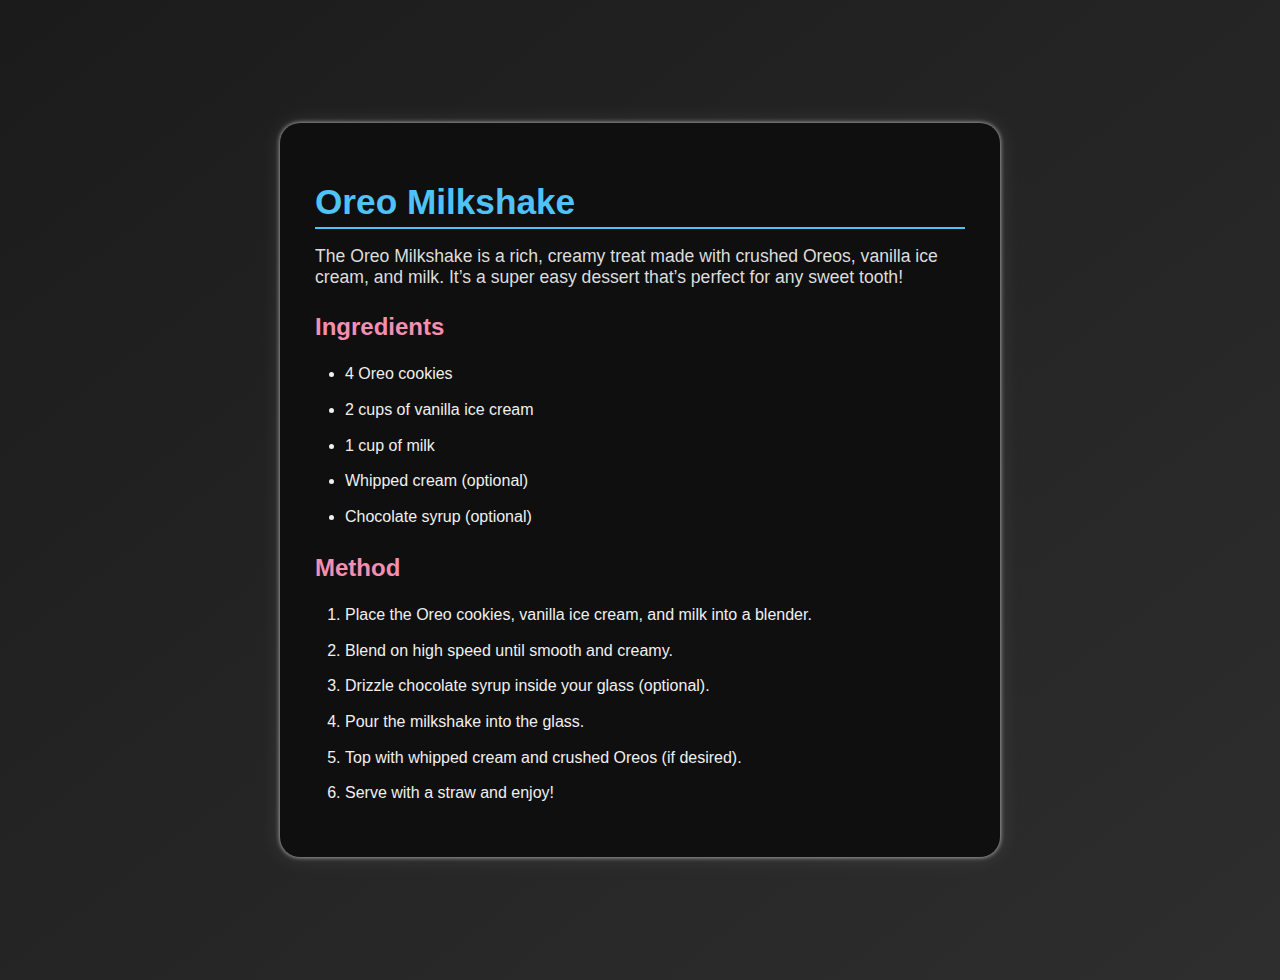
<file: Chapter-1-Introduction to HTML and CSS/Exercises/Recipe page.html>
<!DOCTYPE html>
<html lang="en">
<head>
  <meta charset="UTF-8" />
  <meta name="viewport" content="width=device-width, initial-scale=1.0" />
  <title>Oreo Milkshake Recipe</title>
  <link rel="stylesheet" href="Recipe page.css" />
</head>
<body>

  <div class="recipe-card">
    <!-- Heading starts from here -->
    <h1>Oreo Milkshake</h1>

    <!-- in paragraph writting the description -->
    <p class="description">
      The Oreo Milkshake is a rich, creamy treat made with crushed Oreos, vanilla ice cream, and milk. It’s a super easy dessert that’s perfect for any sweet tooth!
    </p>

    <!-- Now for the ingredients section without list -->
    <h2>Ingredients</h2>
    <ul>
      <li>4 Oreo cookies</li>
      <li>2 cups of vanilla ice cream</li>
      <li>1 cup of milk</li>
      <li>Whipped cream (optional)</li>
      <li>Chocolate syrup (optional)</li>
    </ul>

    <!-- now for the method part in list -->
    <h2>Method</h2>
    <ol>
      <li>Place the Oreo cookies, vanilla ice cream, and milk into a blender.</li>
      <li>Blend on high speed until smooth and creamy.</li>
      <li>Drizzle chocolate syrup inside your glass (optional).</li>
      <li>Pour the milkshake into the glass.</li>
      <li>Top with whipped cream and crushed Oreos (if desired).</li>
      <li>Serve with a straw and enjoy!</li>
    </ol>
  </div>

</body>
</html>
</file>
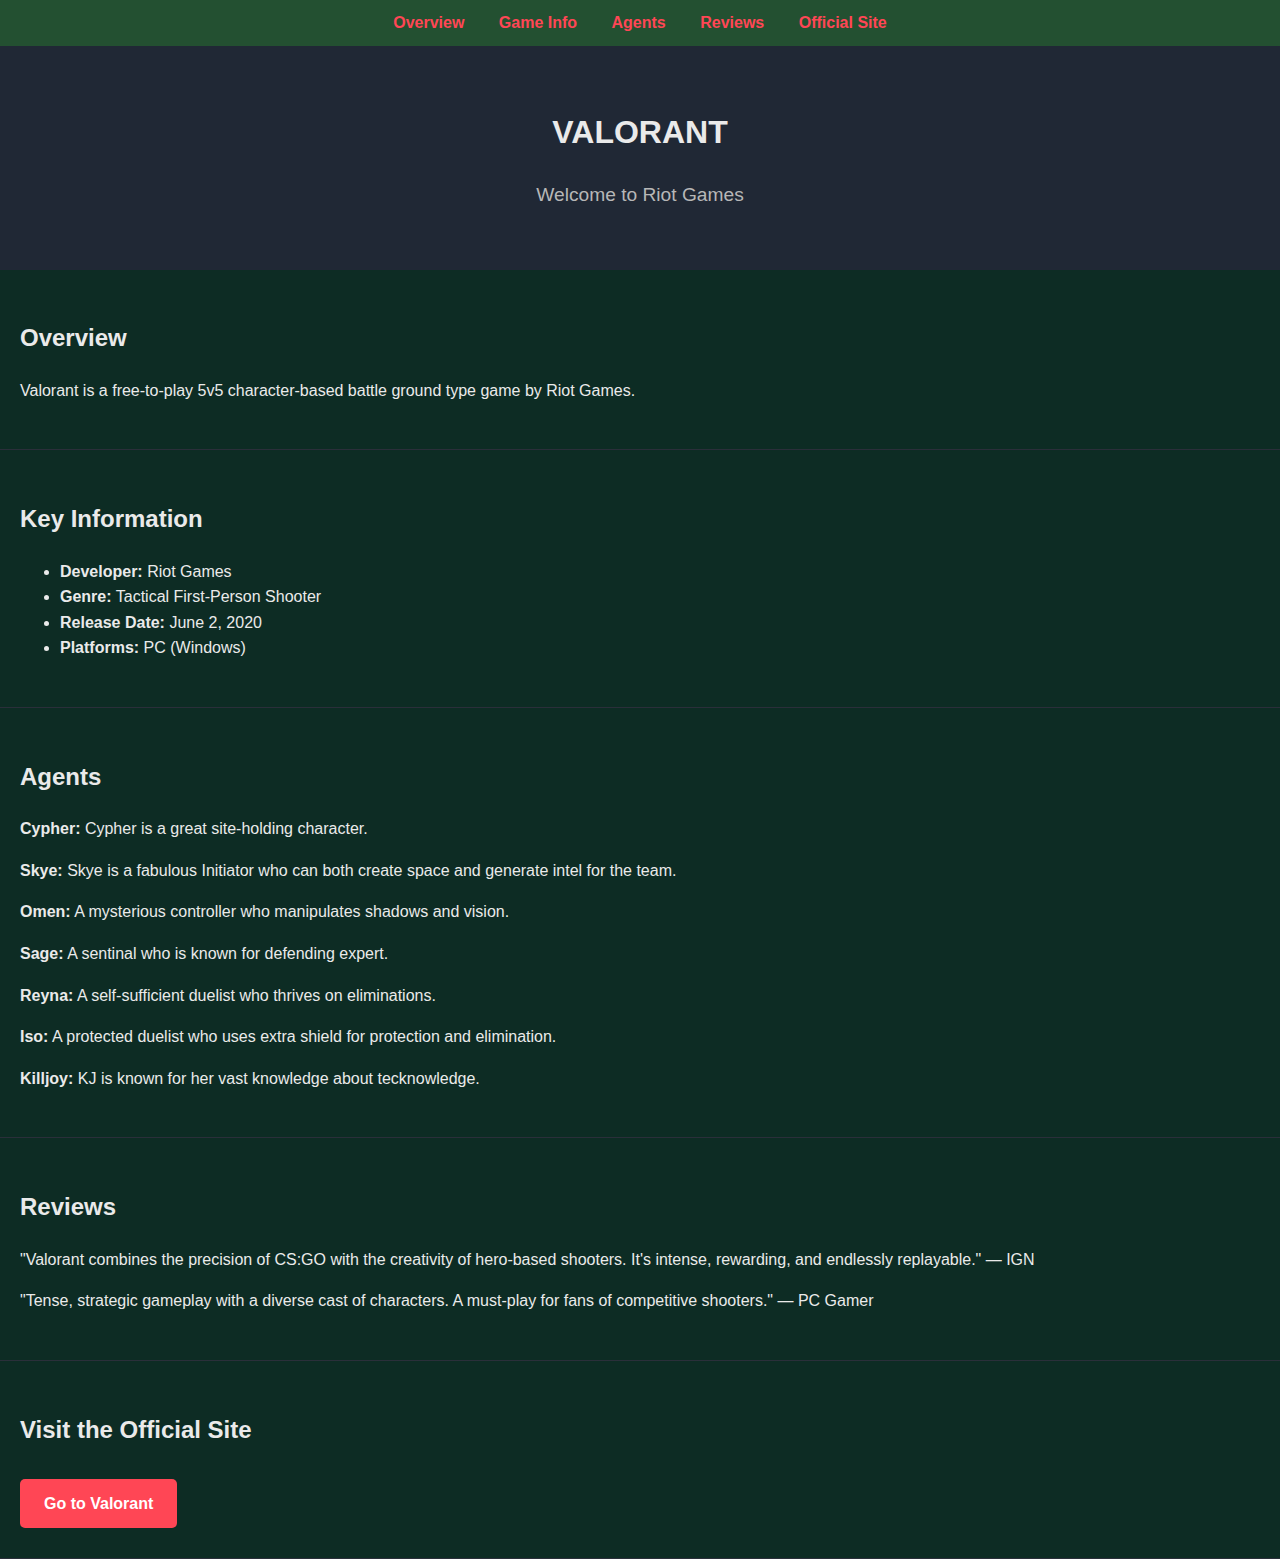
<file: Chapter-2-Links and navigation/One-page website/One-page website.html>
<!DOCTYPE html>
<html lang="en">
<head>
  <meta charset="UTF-8" />
  <meta name="viewport" content="width=device-width, initial-scale=1.0"/>
  <title>Valorant Fan Page</title>
  <link rel="stylesheet" href="One-page website.css" />
</head>
<body>

  <nav class="navbar">
    <ul>
      <li><a href="#overview">Overview</a></li>
      <li><a href="#info">Game Info</a></li>
      <li><a href="#agents">Agents</a></li>
      <li><a href="#reviews">Reviews</a></li>
      <li><a href="#official">Official Site</a></li>
    </ul>
  </nav>

  <header>
    <h1>VALORANT</h1>
    <p class="tagline">Welcome to Riot Games</p>
  </header>

  <section id="overview">
    <h2>Overview</h2>
    <p>
      Valorant is a free-to-play 5v5 character-based battle ground type game by Riot Games.
    </p>
  </section>

  <section id="info">
    <h2>Key Information</h2>
    <ul>
      <li><strong>Developer:</strong> Riot Games</li>
      <li><strong>Genre:</strong> Tactical First-Person Shooter</li>
      <li><strong>Release Date:</strong> June 2, 2020</li>
      <li><strong>Platforms:</strong> PC (Windows)</li>
    </ul>
  </section>

  <section id="agents">
    <h2>Agents</h2>
    <p><strong>Cypher:</strong>  Cypher is a great site-holding character.</p>
    <p><strong>Skye:</strong> Skye is a fabulous Initiator who can both create space and generate intel for the team.</p>
    <p><strong>Omen:</strong> A mysterious controller who manipulates shadows and vision.</p>
    <p><strong>Sage:</strong> A sentinal who is known for defending expert.</p>
    <p><strong>Reyna:</strong> A self-sufficient duelist who thrives on eliminations.</p>
    <p><strong>Iso:</strong> A protected duelist who uses extra shield for protection and elimination.</p>
    <p><strong>Killjoy:</strong> KJ is known for her vast knowledge about tecknowledge.</p>
  </section>

  <section id="reviews">
    <h2>Reviews</h2>
    <p>"Valorant combines the precision of CS:GO with the creativity of hero-based shooters. It's intense, rewarding, and endlessly replayable." — IGN</p>
    <p>"Tense, strategic gameplay with a diverse cast of characters. A must-play for fans of competitive shooters." — PC Gamer</p>
  </section>

  <section id="official">
    <h2>Visit the Official Site</h2>
    <a class="button-link" href="https://playvalorant.com/" target="_blank">Go to Valorant</a>
  </section>

</body>
</html>
</file>
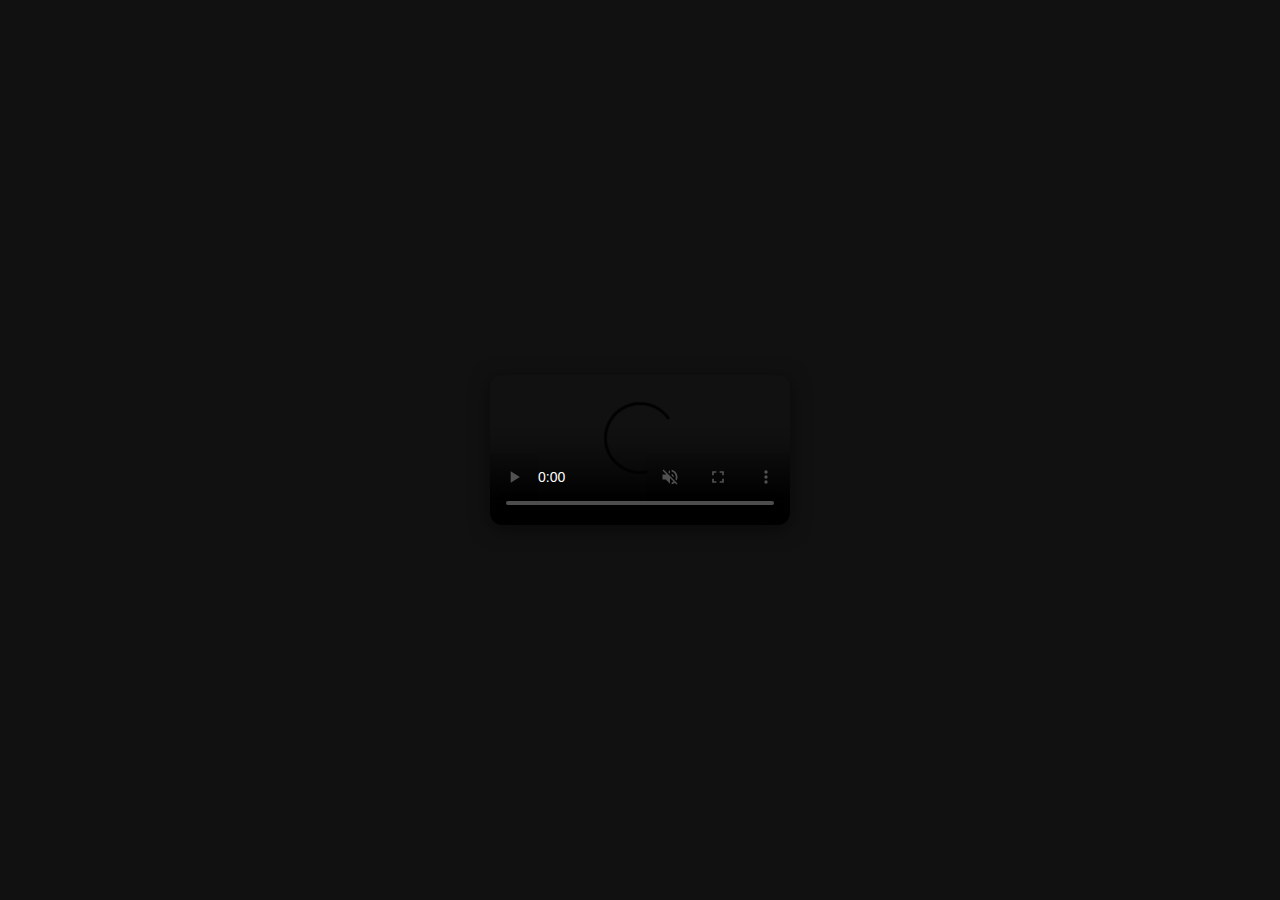
<file: Chapter-5-Embedded Content/Exercises/Embed Video/embed video.html>
<!DOCTYPE html>
<html lang="en">
<head>
  <meta charset="UTF-8" />
  <meta name="viewport" content="width=device-width, initial-scale=1.0"/>
  <title>Centered Video Example</title>
  <!-- connecting css file with html -->
  <link rel="stylesheet" href="embed video.css" />
</head>
<body>
    <!-- Inserting the video and picture links -->
  <video src="https://v.ftcdn.net/02/93/59/80/700_F_293598022_G6afwJUpAotbHc8IWLKnqmol2WwsqNSx_ST.mp4" poster="https://media.bom.gov.au/social/upload/images/iStock-blue-sea-resize.jpg" autoplay loop muted controls></video>
</body>
</html>
</file>
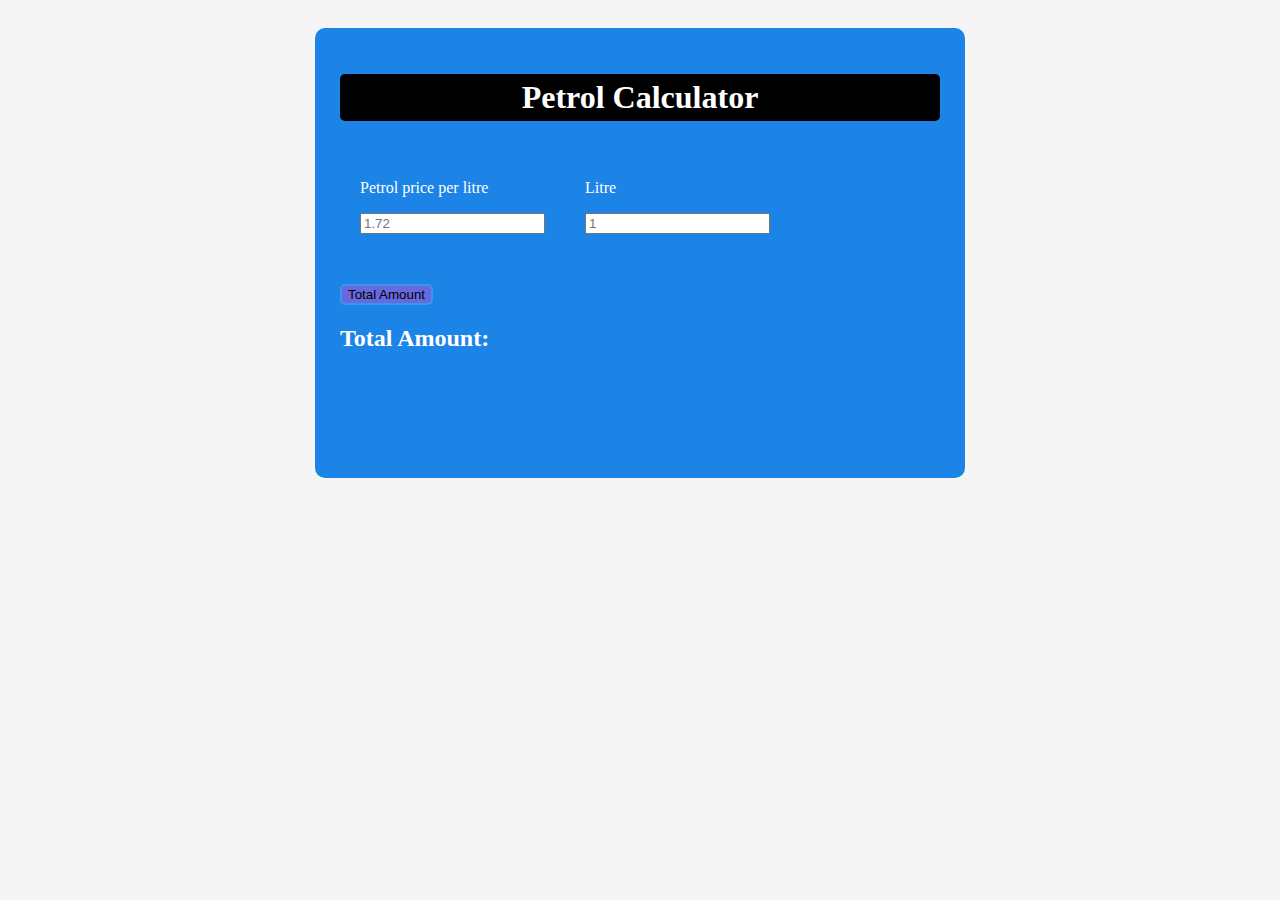
<file: Chapter-6-Javascript/Exercises/Patrol Calculator/pc.html>
<!DOCTYPE html>
<html lang="en">

<head>
    <meta charset="UTF-8">
    <meta name="viewport" content="width=device-width, initial-scale=1.0">
    <title>Document</title>
    <!-- Linking the css and javascript file -->
    <link rel="stylesheet" href="pc.css">
    <script src="pc.js"></script>
</head>

<body>
    <div class="container">
        <h1>Petrol Calculator</h1>
        <div class="wrapper">
            <div>
                <p>Petrol price per litre </p>
                <input id="Petrol_Price" placeholder="1.72" type="number">
            </div>
            <div>
                <p>Litre</p>
                <input id="liters" placeholder="1" type="number">
            </div>
        </div>
        <!-- Giving button to calculate the amount -->
        <div id="btn">
        <button onclick="calculate()">Total Amount</button>
        <h2>Total Amount:</h2>
        <h2 id="totalAmount"></h2>
    </div>
    </div>
</body>
</html>
</file>
<file: Chapter-1-Introduction to HTML and CSS/Exercises/Recipe page.css>
/* Adding the Body background*/
body {
  background: linear-gradient(to bottom right, #1b1b1b, #2e2e2e);
  font-family: 'Segoe UI', Tahoma, Geneva, Verdana, sans-serif;
  margin: 0;
  padding: 40px;
  display: flex;
  justify-content: center;
  align-items: center;
  min-height: 100vh;
}

/* Making a Recipe card With bold background, soft white text */
.recipe-card {
  background-color: #0f0f0f; /* Dark cookie color */
  color: #fff;
  padding: 35px;
  border-radius: 20px;
  box-shadow: 0 0 25px rgba(255, 255, 255, 0.1), 0 0 5px #fffb;
  max-width: 650px;
  width: 100%;
  transition: transform 0.3s ease, box-shadow 0.3s ease;
}

/* making a hover */
.recipe-card:hover {
  transform: translateY(-5px);
  box-shadow: 0 0 30px rgba(0, 0, 0, 0.6), 0 0 10px #3e99ff55;
}

/* Headings colour and shape making */
.recipe-card h1 {
  font-size: 2.2em;
  color: #4fc3f7; 
  margin-bottom: 15px;
  border-bottom: 2px solid #4fc3f7;
  padding-bottom: 5px;
}

/* For sections */
.recipe-card h2 {
  color: #f48fb1; 
  margin-top: 25px;
  font-size: 1.5em;
}

/* Description paragraph */
.description {
  font-size: 1.1em;
  margin-bottom: 20px;
  color: #ddd;
}

/* List styling */
ul, ol {
  margin-left: 20px;
  padding-left: 10px;
}

ul li, ol li {
  margin-bottom: 10px;
  line-height: 1.6;
  color: #f0f0f0;
}
</file>
<file: Chapter-2-Links and navigation/One-page website/One-page website.css>
body {
    font-family: 'Segoe UI', Tahoma, Geneva, Verdana, sans-serif;
    background-color: #0d2c24;
    color: #eaeaea;
    margin: 0;
    padding: 0;
    line-height: 1.6;
  }
  
  .navbar {
    background-color: #235031;
    padding: 10px;
    text-align: center;
    position: sticky;
    top: 0;
    z-index: 100;
  }
  
  .navbar ul {
    list-style: none;
    margin: 0;
    padding: 0;
  }
  
  .navbar li {
    display: inline;
    margin: 0 15px;
  }
  
  .navbar a {
    color: #ff4655;
    text-decoration: none;
    font-weight: bold;
  }
  
  header {
    background-color: #202835;
    padding: 40px;
    text-align: center;
  }
  
  .tagline {
    font-size: 1.2em;
    color: #b7b7b7;
  }
  
  section {
    padding: 30px 20px;
    border-bottom: 1px solid #2a2f3a;
  }
  
  .button-link {
    display: inline-block;
    background-color: #ff4655;
    color: white;
    padding: 12px 24px;
    text-decoration: none;
    font-weight: bold;
    border-radius: 5px;
    margin-top: 10px;
    transition: background-color 0.3s ease;
  }
  
  .button-link:hover {
    background-color: #e33c4f;
  }
</file>
<file: Chapter-5-Embedded Content/Exercises/Embed Video/embed video.css>
body {
    margin: 0;
    height: 100vh;
    display: flex;
    align-items: center;
    justify-content: center;
    background-color: #111; /* it's an optional dark background */
  }
  
  video {
    max-width: 90%;
    max-height: 90%;
    border-radius: 12px;
    box-shadow: 0 4px 20px rgba(0, 0, 0, 0.5);
  }
</file>
<file: Chapter-6-Javascript/Exercises/Patrol Calculator/pc.css>
/* Making the body size */
body {
    display: flex;
    justify-content: center;
    align-items: center;
    background-color: #F5F5F5;
}
/* Inserting information */
.container {
    width: 600px;
    height: 400px;
    background-color: #1c84e6;
    color: #FFFFFF;
    padding: 25px;
    border-radius: 10px;
    margin-top: 20px;
    h1{
        display: flex;
        justify-content: center;
        align-items: centre;
        background-color: black;
        padding: 5px;
        border-radius: 5px;

    }
}

.wrapper {
    display: flex;
    div{
        margin:20px;

    }
}
#btn{
    margin-top: 30px;
    button{
        background-color: rgb(105, 105, 223);
        border-radius: 5px;
        border: 2px solid rgb(58, 152, 230);
    }

button:hover{
    background-color: rgb(221, 181, 93);
}
}
</file>
